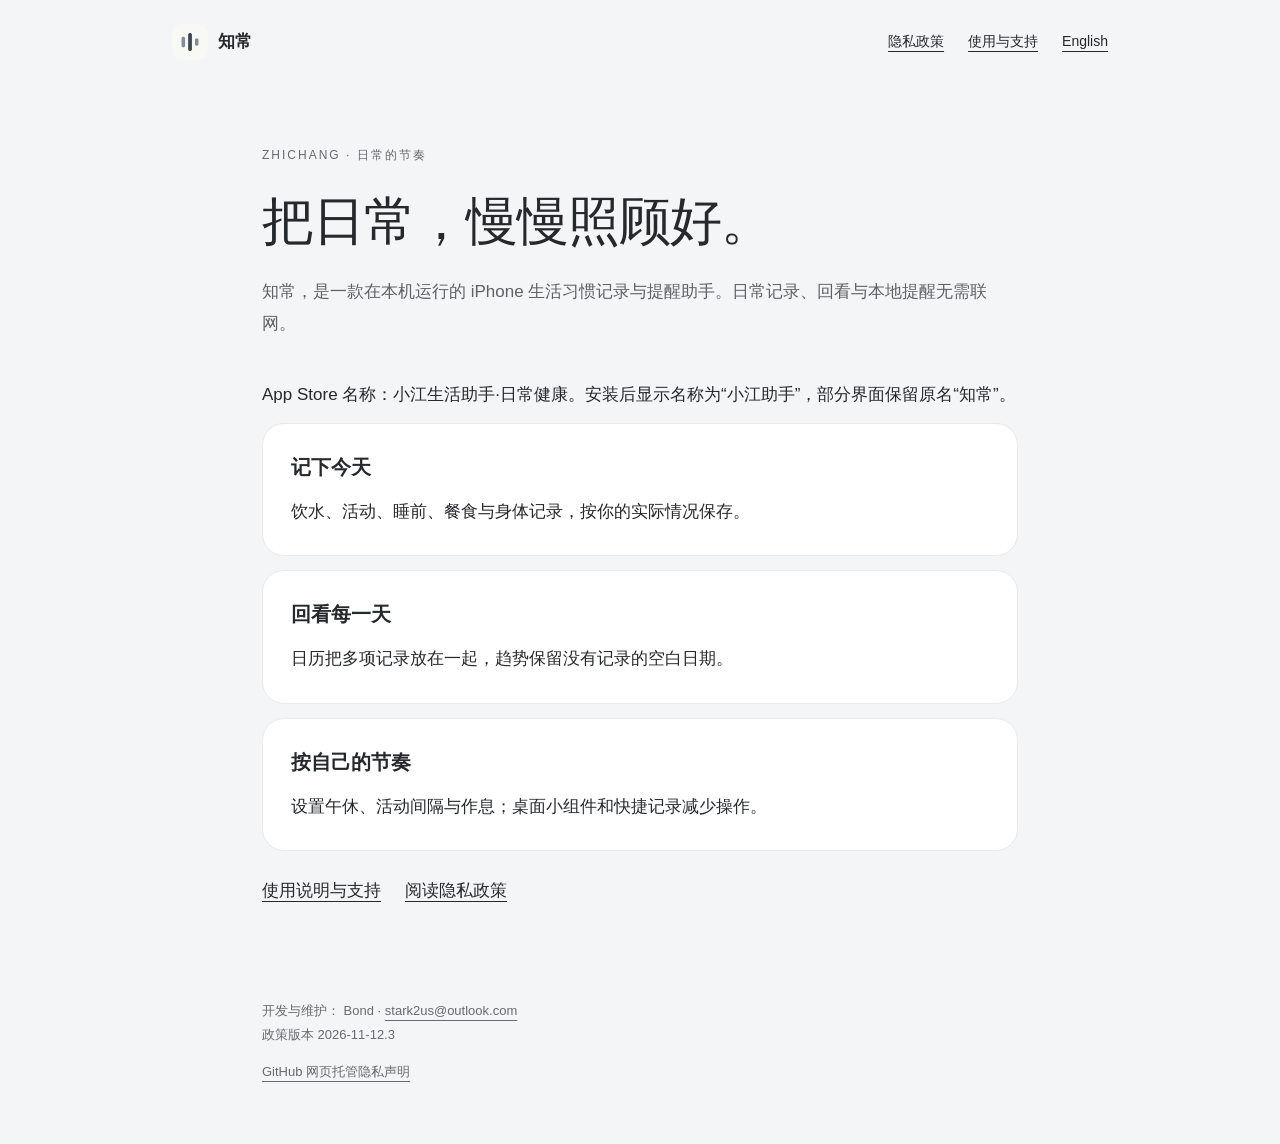
<file: index.html>
<!doctype html><html lang="zh-Hans"><head><meta charset="utf-8"><meta name="viewport" content="width=device-width,initial-scale=1"><meta name="referrer" content="no-referrer"><meta name="robots" content="noindex,follow"><meta http-equiv="Content-Security-Policy" content="default-src 'none'; style-src 'self'; img-src 'self'; base-uri 'none'; form-action 'none'"><title>把日常，慢慢照顾好。 · 知常</title><link rel="alternate" hreflang="en" href="en/index.html"><link rel="icon" type="image/png" href="app-icon.png"><link rel="stylesheet" href="style.css"></head><body><a class="skip" href="#main">跳到正文</a><header><a class="brand" href="index.html"><img alt="" src="app-icon.png" width="36" height="36">知常</a><nav aria-label="网站导航"><a href="privacy.html">隐私政策</a><a href="support.html">使用与支持</a><a href="en/index.html" lang="en" hreflang="en">English</a></nav></header><main id="main"><p class="eyebrow">ZHICHANG · 日常的节奏</p><h1>把日常，慢慢照顾好。</h1><p class="lead">知常，是一款在本机运行的 iPhone 生活习惯记录与提醒助手。日常记录、回看与本地提醒无需联网。</p><p>App Store 名称：小江生活助手·日常健康。安装后显示名称为“小江助手”，部分界面保留原名“知常”。</p><div class="cards"><section><h2>记下今天</h2><p>饮水、活动、睡前、餐食与身体记录，按你的实际情况保存。</p></section><section><h2>回看每一天</h2><p>日历把多项记录放在一起，趋势保留没有记录的空白日期。</p></section><section><h2>按自己的节奏</h2><p>设置午休、活动间隔与作息；桌面小组件和快捷记录减少操作。</p></section></div><div class="actions"><a href="support.html">使用说明与支持</a><a href="privacy.html">阅读隐私政策</a></div></main><footer>开发与维护： Bond · <a href="mailto:stark2us@outlook.com">stark2us@outlook.com</a><p>政策版本 2026-11-12.3</p><p><a href="https://docs.github.com/en/site-policy/privacy-policies/github-general-privacy-statement">GitHub 网页托管隐私声明</a></p></footer></body></html>
</file>
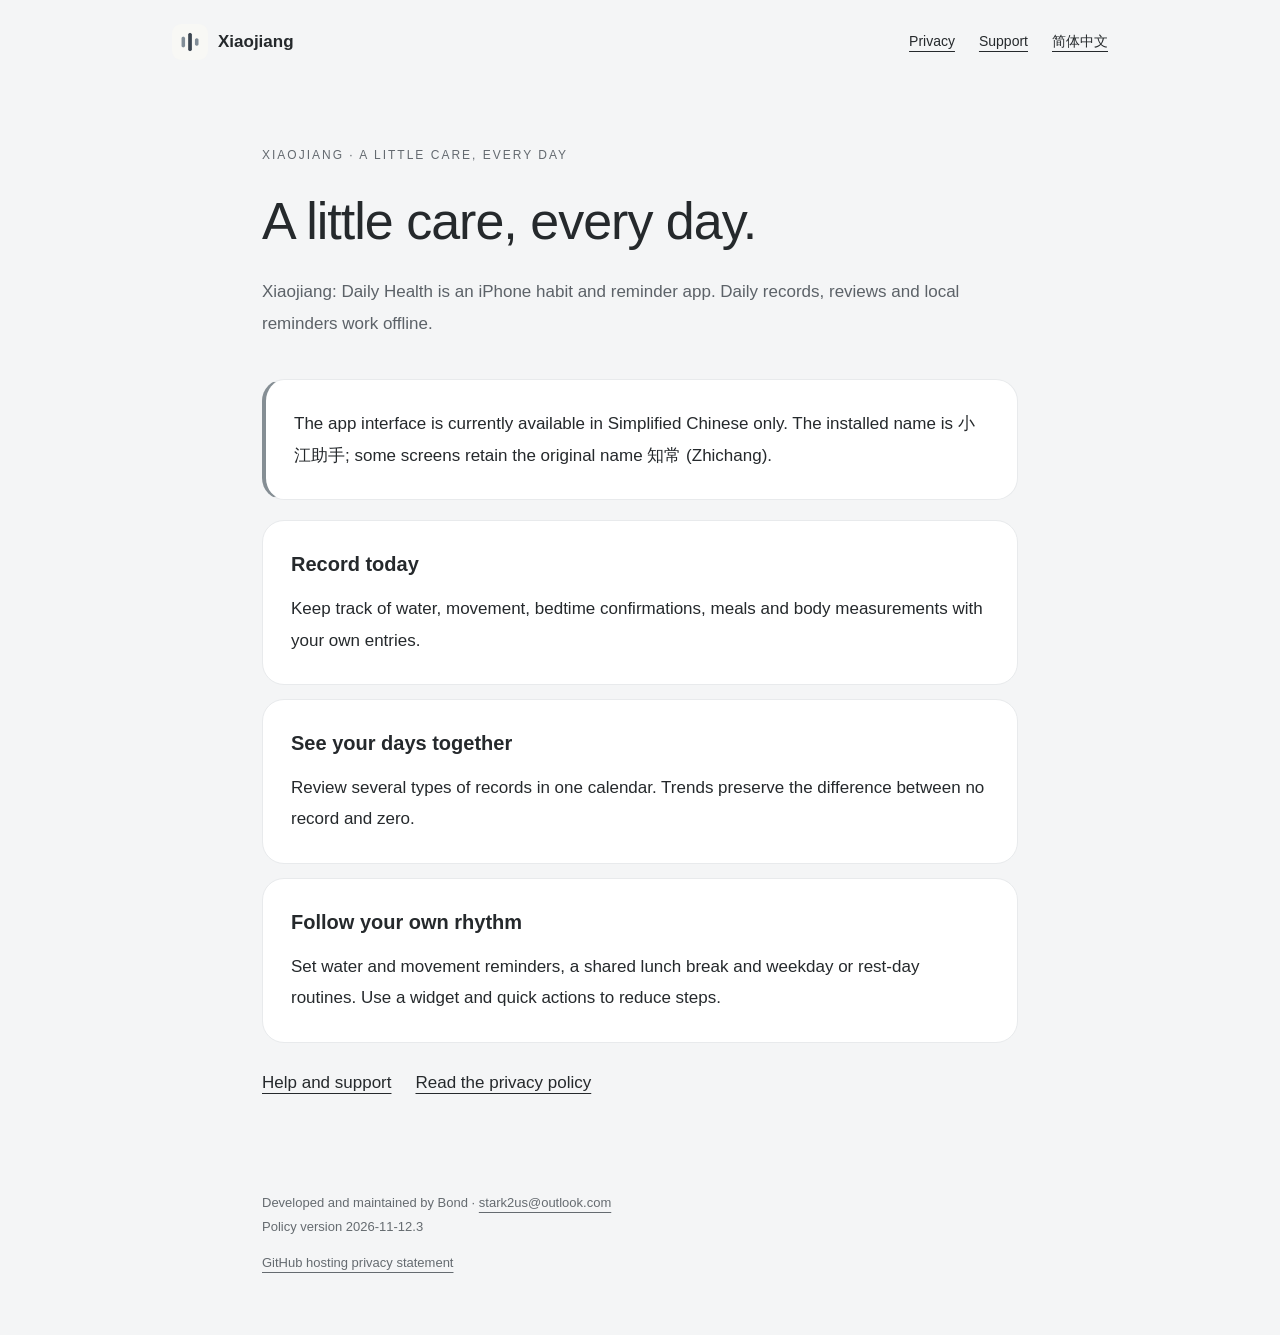
<file: en/index.html>
<!doctype html><html lang="en"><head><meta charset="utf-8"><meta name="viewport" content="width=device-width,initial-scale=1"><meta name="referrer" content="no-referrer"><meta name="robots" content="noindex,follow"><meta http-equiv="Content-Security-Policy" content="default-src 'none'; style-src 'self'; img-src 'self'; base-uri 'none'; form-action 'none'"><title>A little care, every day. · Xiaojiang</title><link rel="alternate" hreflang="zh-Hans" href="../index.html"><link rel="icon" type="image/png" href="../app-icon.png"><link rel="stylesheet" href="../style.css"></head><body><a class="skip" href="#main">Skip to content</a><header><a class="brand" href="index.html"><img alt="" src="../app-icon.png" width="36" height="36">Xiaojiang</a><nav aria-label="Site navigation"><a href="privacy.html">Privacy</a><a href="support.html">Support</a><a href="../index.html" lang="zh-Hans" hreflang="zh-Hans">简体中文</a></nav></header><main id="main"><p class="eyebrow">XIAOJIANG · A LITTLE CARE, EVERY DAY</p><h1>A little care, every day.</h1><p class="lead">Xiaojiang: Daily Health is an iPhone habit and reminder app. Daily records, reviews and local reminders work offline.</p><p class="summary">The app interface is currently available in Simplified Chinese only. The installed name is 小江助手; some screens retain the original name 知常 (Zhichang).</p><div class="cards"><section><h2>Record today</h2><p>Keep track of water, movement, bedtime confirmations, meals and body measurements with your own entries.</p></section><section><h2>See your days together</h2><p>Review several types of records in one calendar. Trends preserve the difference between no record and zero.</p></section><section><h2>Follow your own rhythm</h2><p>Set water and movement reminders, a shared lunch break and weekday or rest-day routines. Use a widget and quick actions to reduce steps.</p></section></div><div class="actions"><a href="support.html">Help and support</a><a href="privacy.html">Read the privacy policy</a></div></main><footer>Developed and maintained by Bond · <a href="mailto:stark2us@outlook.com">stark2us@outlook.com</a><p>Policy version 2026-11-12.3</p><p><a href="https://docs.github.com/en/site-policy/privacy-policies/github-general-privacy-statement">GitHub hosting privacy statement</a></p></footer></body></html>
</file>
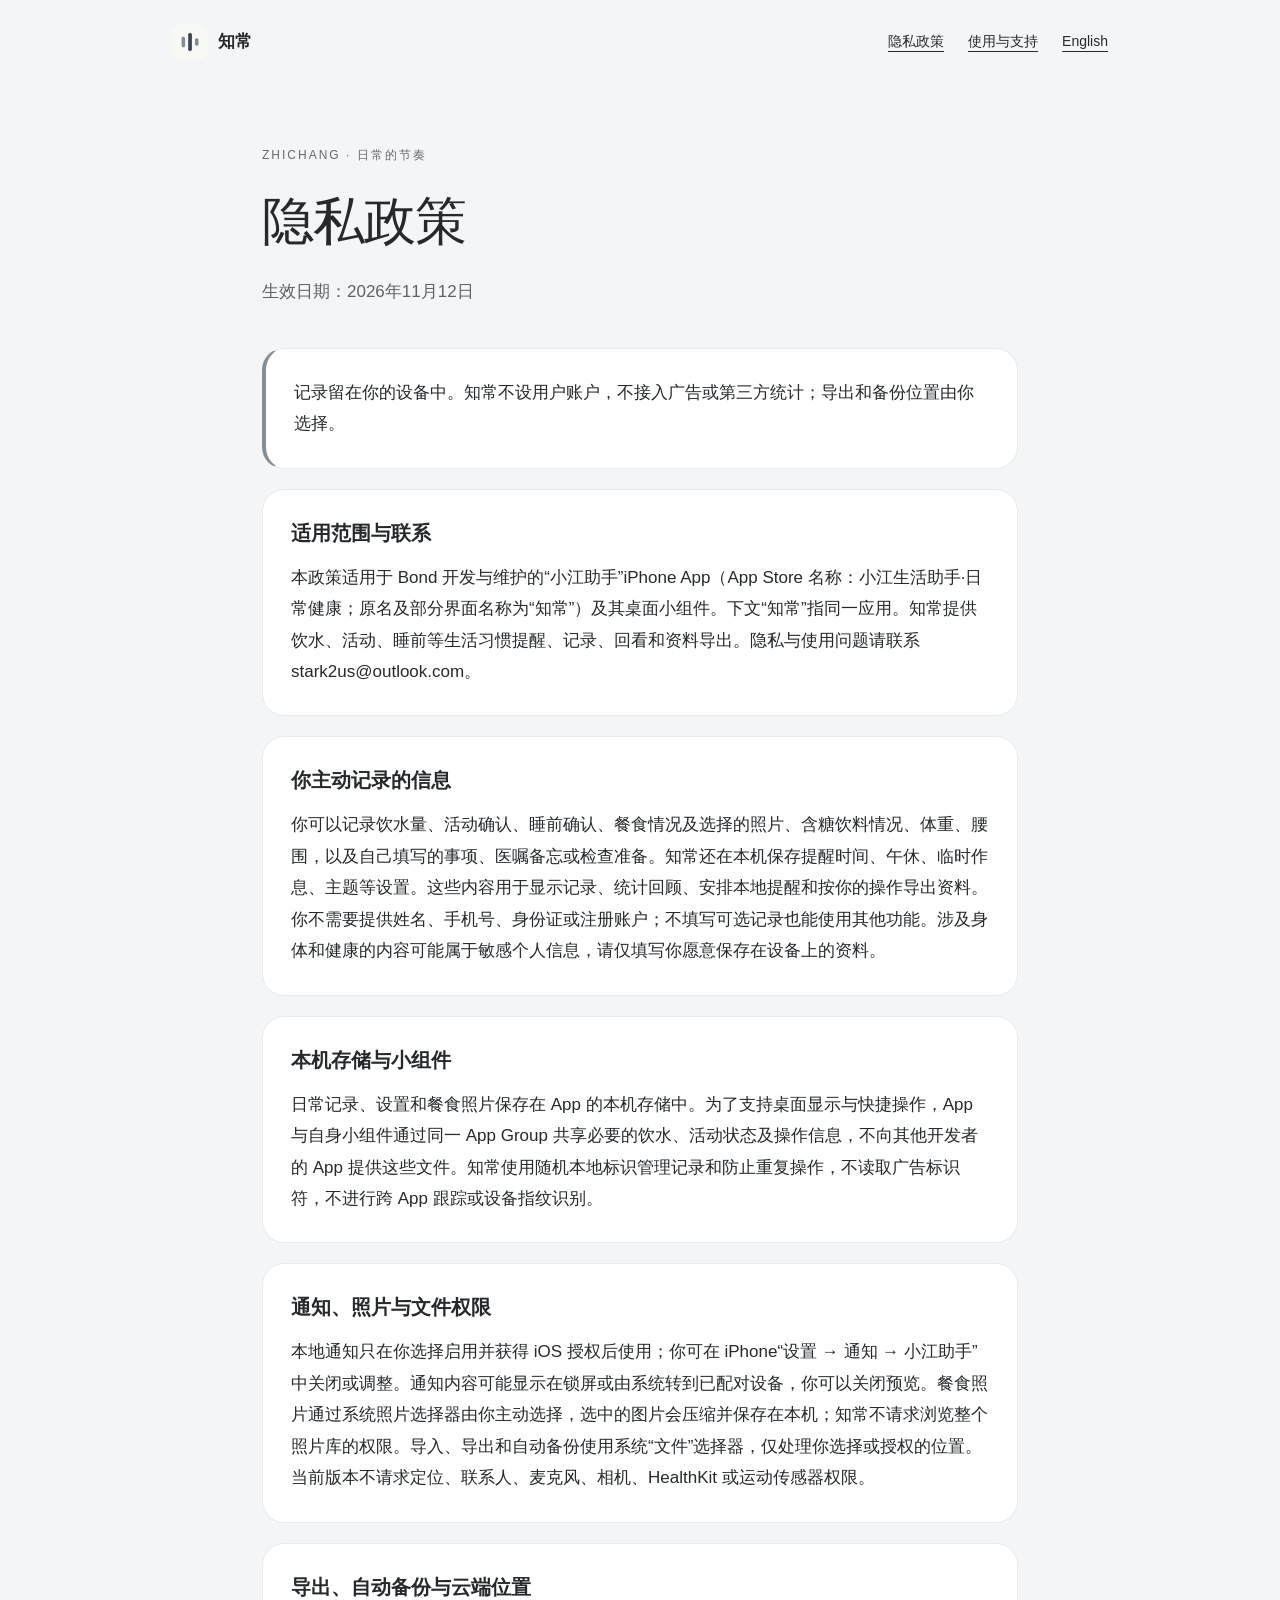
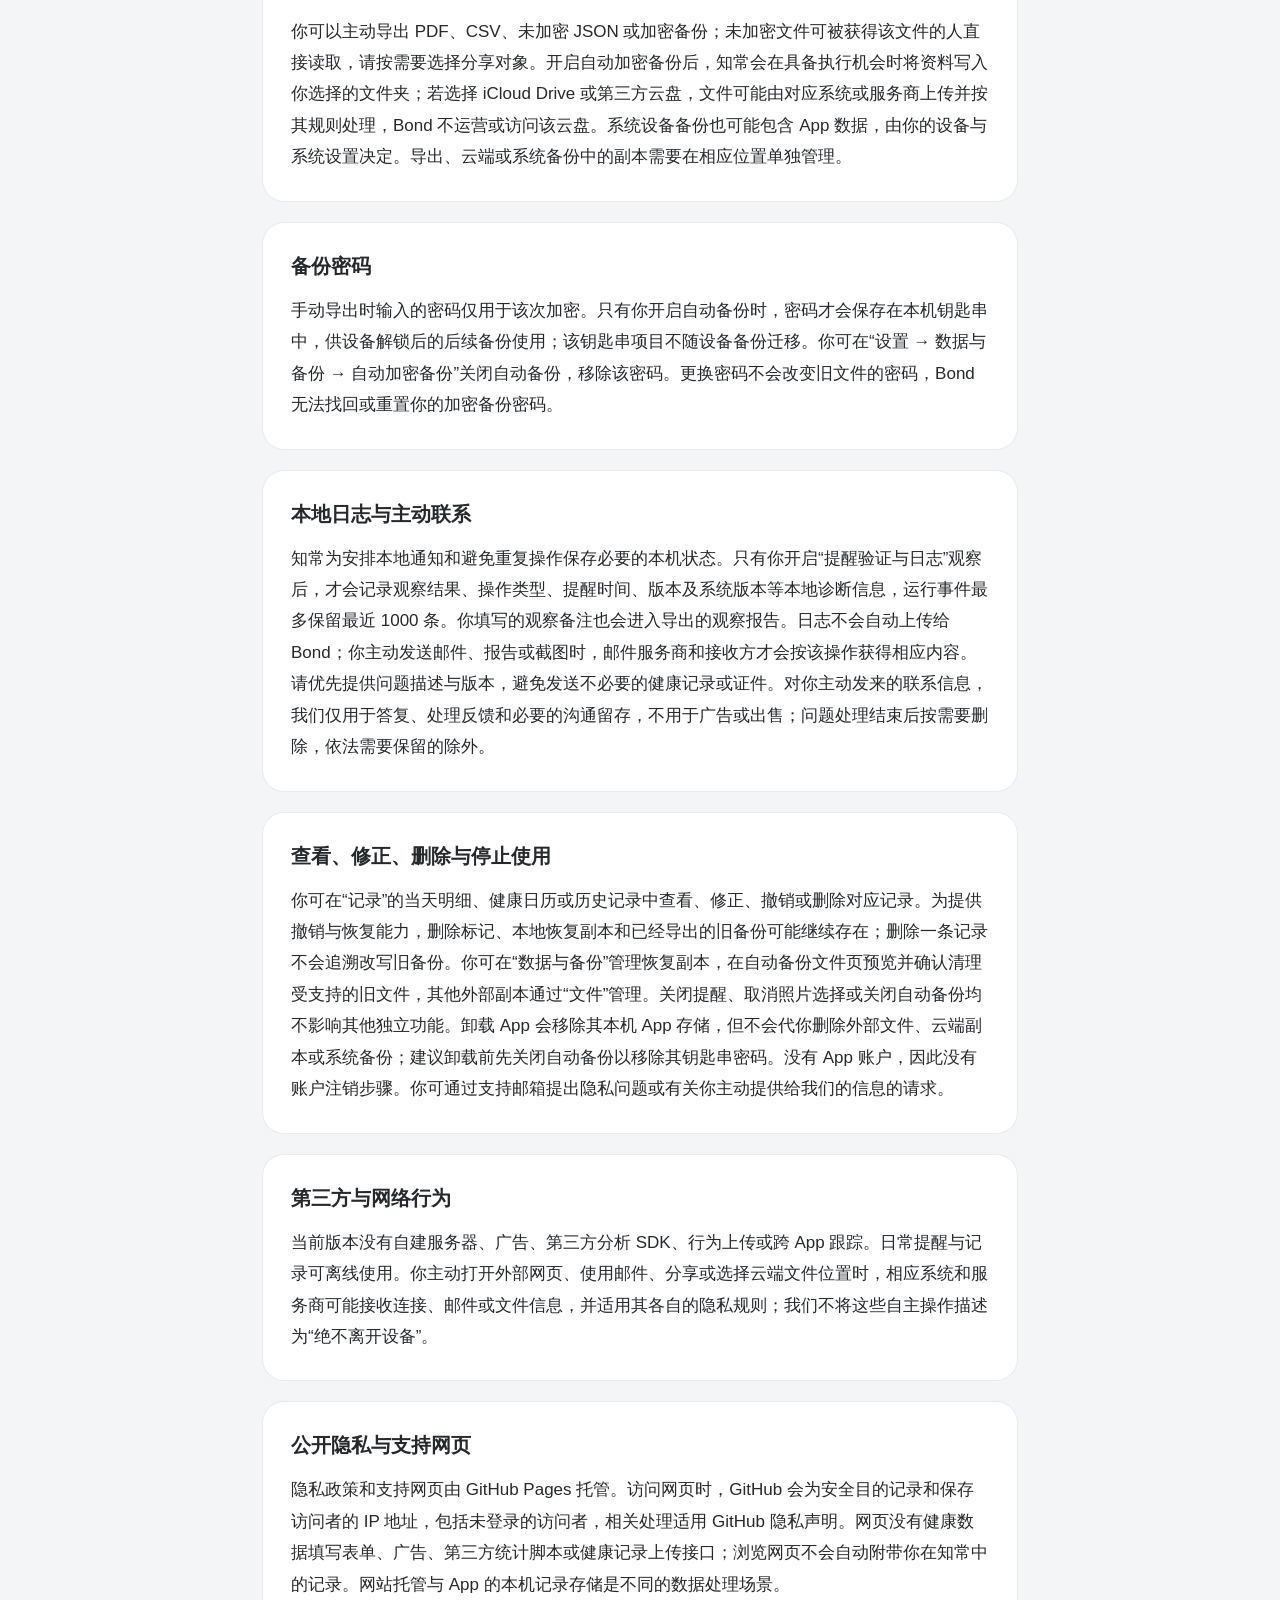
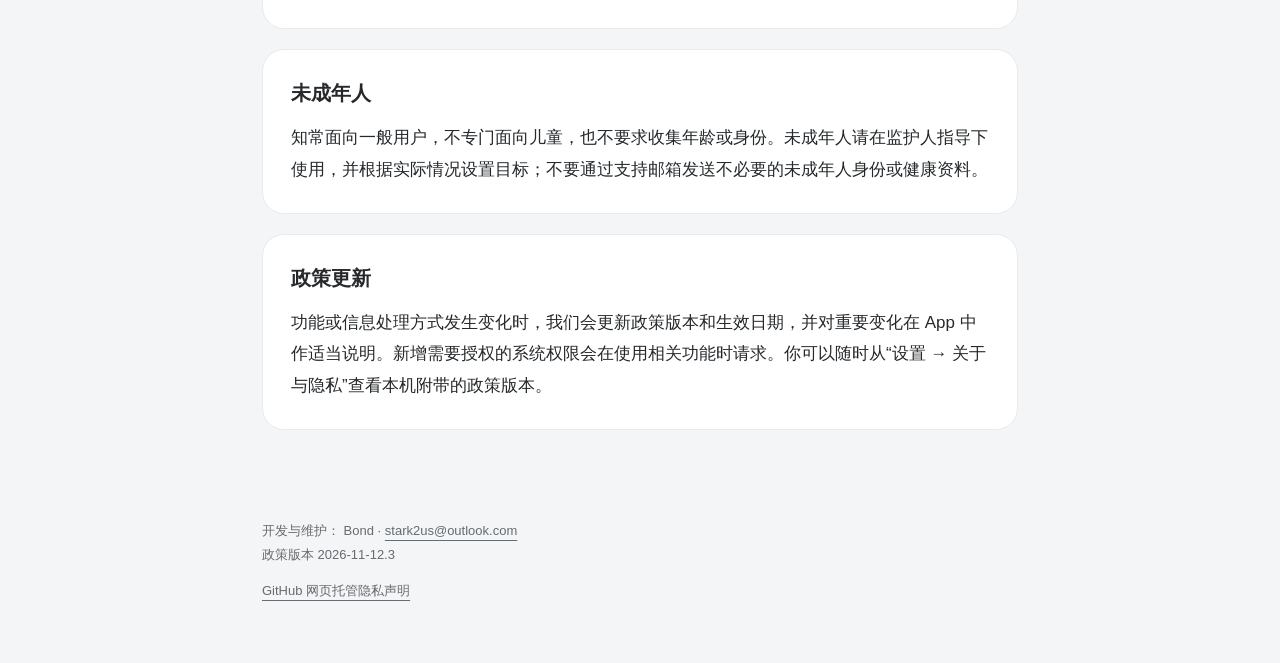
<file: privacy.html>
<!doctype html><html lang="zh-Hans"><head><meta charset="utf-8"><meta name="viewport" content="width=device-width,initial-scale=1"><meta name="referrer" content="no-referrer"><meta name="robots" content="noindex,follow"><meta http-equiv="Content-Security-Policy" content="default-src 'none'; style-src 'self'; img-src 'self'; base-uri 'none'; form-action 'none'"><title>隐私政策 · 知常</title><link rel="alternate" hreflang="en" href="en/privacy.html"><link rel="icon" type="image/png" href="app-icon.png"><link rel="stylesheet" href="style.css"></head><body><a class="skip" href="#main">跳到正文</a><header><a class="brand" href="index.html"><img alt="" src="app-icon.png" width="36" height="36">知常</a><nav aria-label="网站导航"><a href="privacy.html">隐私政策</a><a href="support.html">使用与支持</a><a href="en/privacy.html" lang="en" hreflang="en">English</a></nav></header><main id="main"><p class="eyebrow">ZHICHANG · 日常的节奏</p><h1>隐私政策</h1><p class="lead">生效日期：2026年11月12日</p><p class="summary">记录留在你的设备中。知常不设用户账户，不接入广告或第三方统计；导出和备份位置由你选择。</p><section id="scope"><h2>适用范围与联系</h2><p>本政策适用于 Bond 开发与维护的“小江助手”iPhone App（App Store 名称：小江生活助手·日常健康；原名及部分界面名称为“知常”）及其桌面小组件。下文“知常”指同一应用。知常提供饮水、活动、睡前等生活习惯提醒、记录、回看和资料导出。隐私与使用问题请联系 stark2us@outlook.com。</p></section><section id="local-data"><h2>你主动记录的信息</h2><p>你可以记录饮水量、活动确认、睡前确认、餐食情况及选择的照片、含糖饮料情况、体重、腰围，以及自己填写的事项、医嘱备忘或检查准备。知常还在本机保存提醒时间、午休、临时作息、主题等设置。这些内容用于显示记录、统计回顾、安排本地提醒和按你的操作导出资料。你不需要提供姓名、手机号、身份证或注册账户；不填写可选记录也能使用其他功能。涉及身体和健康的内容可能属于敏感个人信息，请仅填写你愿意保存在设备上的资料。</p></section><section id="storage"><h2>本机存储与小组件</h2><p>日常记录、设置和餐食照片保存在 App 的本机存储中。为了支持桌面显示与快捷操作，App 与自身小组件通过同一 App Group 共享必要的饮水、活动状态及操作信息，不向其他开发者的 App 提供这些文件。知常使用随机本地标识管理记录和防止重复操作，不读取广告标识符，不进行跨 App 跟踪或设备指纹识别。</p></section><section id="permissions"><h2>通知、照片与文件权限</h2><p>本地通知只在你选择启用并获得 iOS 授权后使用；你可在 iPhone“设置 → 通知 → 小江助手”中关闭或调整。通知内容可能显示在锁屏或由系统转到已配对设备，你可以关闭预览。餐食照片通过系统照片选择器由你主动选择，选中的图片会压缩并保存在本机；知常不请求浏览整个照片库的权限。导入、导出和自动备份使用系统“文件”选择器，仅处理你选择或授权的位置。当前版本不请求定位、联系人、麦克风、相机、HealthKit 或运动传感器权限。</p></section><section id="export"><h2>导出、自动备份与云端位置</h2><p>你可以主动导出 PDF、CSV、未加密 JSON 或加密备份；未加密文件可被获得该文件的人直接读取，请按需要选择分享对象。开启自动加密备份后，知常会在具备执行机会时将资料写入你选择的文件夹；若选择 iCloud Drive 或第三方云盘，文件可能由对应系统或服务商上传并按其规则处理，Bond 不运营或访问该云盘。系统设备备份也可能包含 App 数据，由你的设备与系统设置决定。导出、云端或系统备份中的副本需要在相应位置单独管理。</p></section><section id="password"><h2>备份密码</h2><p>手动导出时输入的密码仅用于该次加密。只有你开启自动备份时，密码才会保存在本机钥匙串中，供设备解锁后的后续备份使用；该钥匙串项目不随设备备份迁移。你可在“设置 → 数据与备份 → 自动加密备份”关闭自动备份，移除该密码。更换密码不会改变旧文件的密码，Bond 无法找回或重置你的加密备份密码。</p></section><section id="diagnostics"><h2>本地日志与主动联系</h2><p>知常为安排本地通知和避免重复操作保存必要的本机状态。只有你开启“提醒验证与日志”观察后，才会记录观察结果、操作类型、提醒时间、版本及系统版本等本地诊断信息，运行事件最多保留最近 1000 条。你填写的观察备注也会进入导出的观察报告。日志不会自动上传给 Bond；你主动发送邮件、报告或截图时，邮件服务商和接收方才会按该操作获得相应内容。请优先提供问题描述与版本，避免发送不必要的健康记录或证件。对你主动发来的联系信息，我们仅用于答复、处理反馈和必要的沟通留存，不用于广告或出售；问题处理结束后按需要删除，依法需要保留的除外。</p></section><section id="control"><h2>查看、修正、删除与停止使用</h2><p>你可在“记录”的当天明细、健康日历或历史记录中查看、修正、撤销或删除对应记录。为提供撤销与恢复能力，删除标记、本地恢复副本和已经导出的旧备份可能继续存在；删除一条记录不会追溯改写旧备份。你可在“数据与备份”管理恢复副本，在自动备份文件页预览并确认清理受支持的旧文件，其他外部副本通过“文件”管理。关闭提醒、取消照片选择或关闭自动备份均不影响其他独立功能。卸载 App 会移除其本机 App 存储，但不会代你删除外部文件、云端副本或系统备份；建议卸载前先关闭自动备份以移除其钥匙串密码。没有 App 账户，因此没有账户注销步骤。你可通过支持邮箱提出隐私问题或有关你主动提供给我们的信息的请求。</p></section><section id="third-party"><h2>第三方与网络行为</h2><p>当前版本没有自建服务器、广告、第三方分析 SDK、行为上传或跨 App 跟踪。日常提醒与记录可离线使用。你主动打开外部网页、使用邮件、分享或选择云端文件位置时，相应系统和服务商可能接收连接、邮件或文件信息，并适用其各自的隐私规则；我们不将这些自主操作描述为“绝不离开设备”。</p></section><section id="website"><h2>公开隐私与支持网页</h2><p>隐私政策和支持网页由 GitHub Pages 托管。访问网页时，GitHub 会为安全目的记录和保存访问者的 IP 地址，包括未登录的访问者，相关处理适用 GitHub 隐私声明。网页没有健康数据填写表单、广告、第三方统计脚本或健康记录上传接口；浏览网页不会自动附带你在知常中的记录。网站托管与 App 的本机记录存储是不同的数据处理场景。</p></section><section id="minors"><h2>未成年人</h2><p>知常面向一般用户，不专门面向儿童，也不要求收集年龄或身份。未成年人请在监护人指导下使用，并根据实际情况设置目标；不要通过支持邮箱发送不必要的未成年人身份或健康资料。</p></section><section id="changes"><h2>政策更新</h2><p>功能或信息处理方式发生变化时，我们会更新政策版本和生效日期，并对重要变化在 App 中作适当说明。新增需要授权的系统权限会在使用相关功能时请求。你可以随时从“设置 → 关于与隐私”查看本机附带的政策版本。</p></section></main><footer>开发与维护： Bond · <a href="mailto:stark2us@outlook.com">stark2us@outlook.com</a><p>政策版本 2026-11-12.3</p><p><a href="https://docs.github.com/en/site-policy/privacy-policies/github-general-privacy-statement">GitHub 网页托管隐私声明</a></p></footer></body></html>
</file>
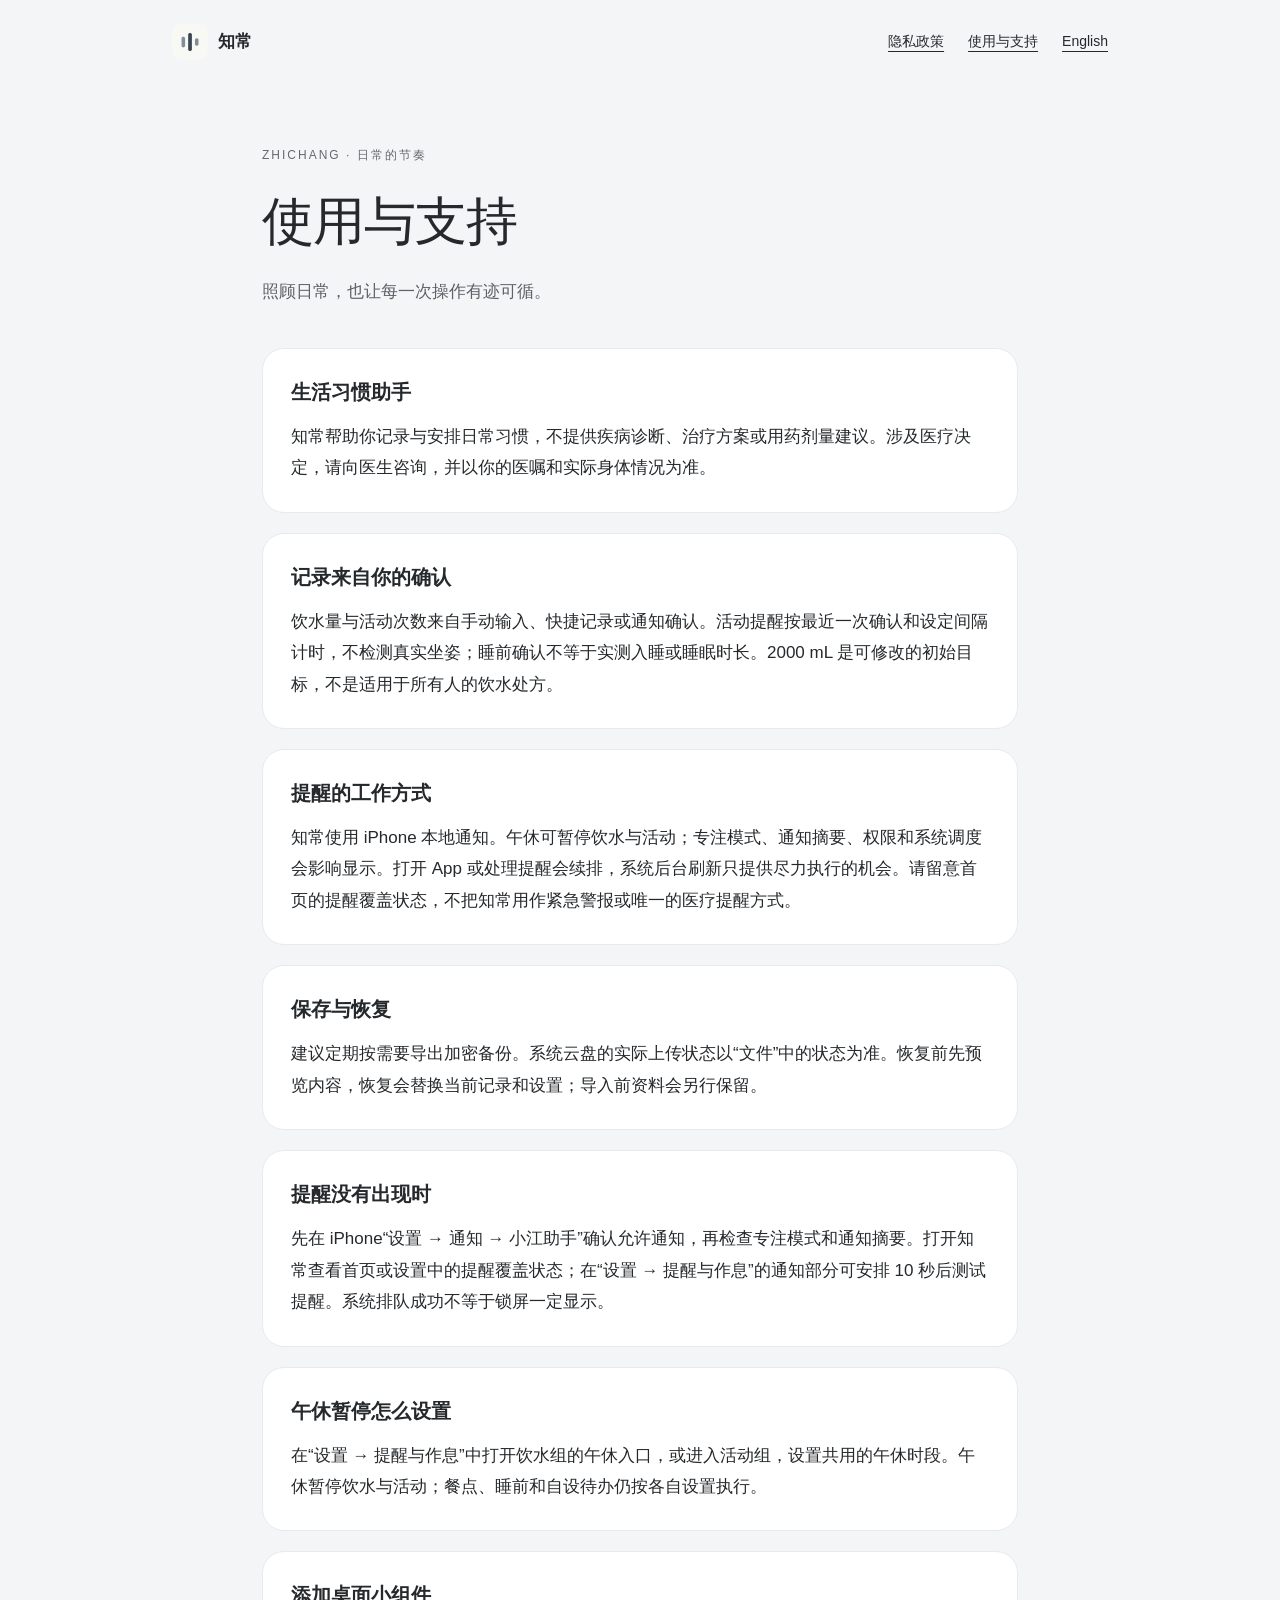
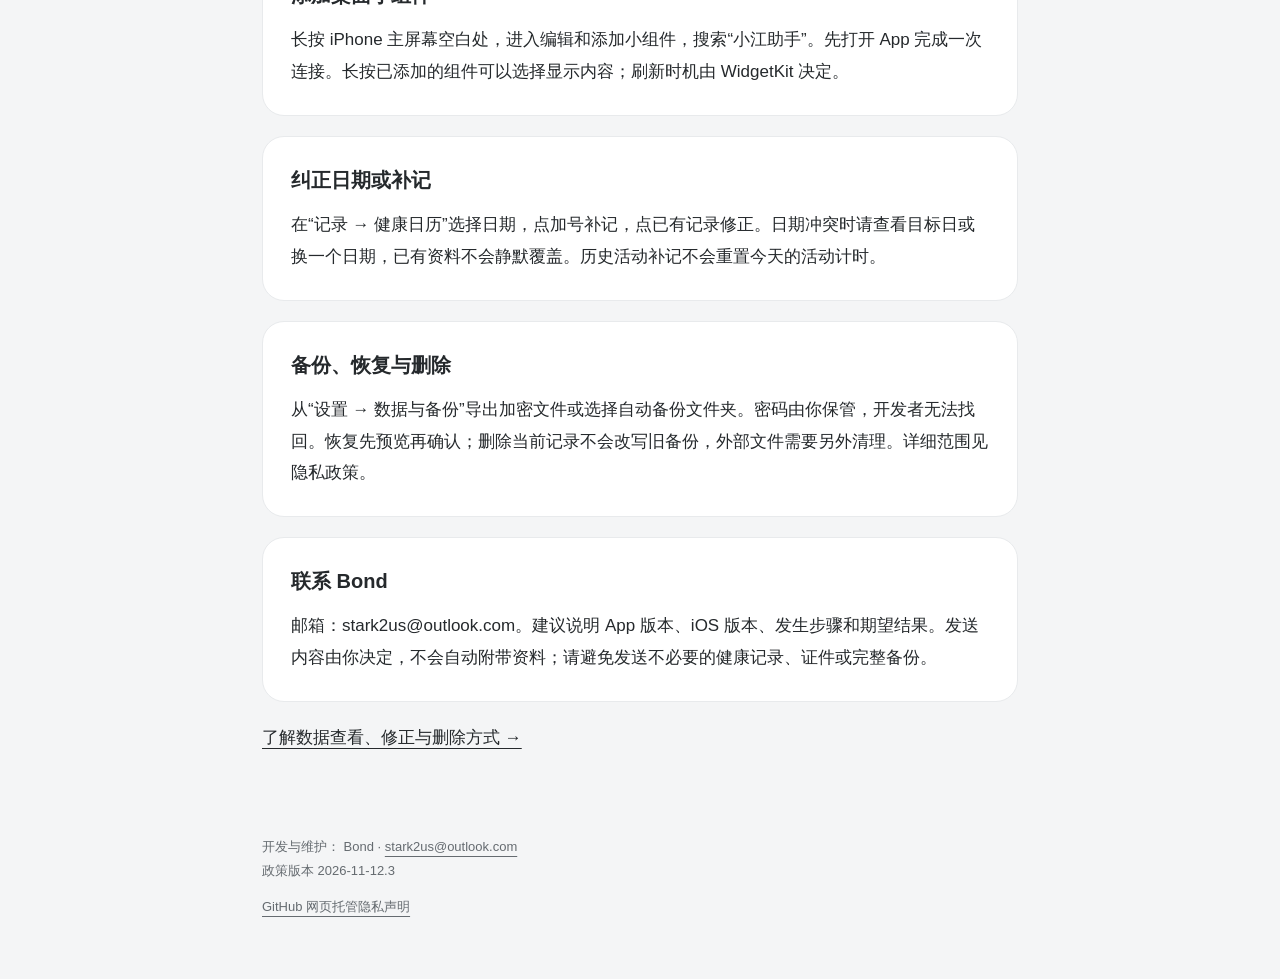
<file: support.html>
<!doctype html><html lang="zh-Hans"><head><meta charset="utf-8"><meta name="viewport" content="width=device-width,initial-scale=1"><meta name="referrer" content="no-referrer"><meta name="robots" content="noindex,follow"><meta http-equiv="Content-Security-Policy" content="default-src 'none'; style-src 'self'; img-src 'self'; base-uri 'none'; form-action 'none'"><title>使用与支持 · 知常</title><link rel="alternate" hreflang="en" href="en/support.html"><link rel="icon" type="image/png" href="app-icon.png"><link rel="stylesheet" href="style.css"></head><body><a class="skip" href="#main">跳到正文</a><header><a class="brand" href="index.html"><img alt="" src="app-icon.png" width="36" height="36">知常</a><nav aria-label="网站导航"><a href="privacy.html">隐私政策</a><a href="support.html">使用与支持</a><a href="en/support.html" lang="en" hreflang="en">English</a></nav></header><main id="main"><p class="eyebrow">ZHICHANG · 日常的节奏</p><h1>使用与支持</h1><p class="lead">照顾日常，也让每一次操作有迹可循。</p><section id="purpose"><h2>生活习惯助手</h2><p>知常帮助你记录与安排日常习惯，不提供疾病诊断、治疗方案或用药剂量建议。涉及医疗决定，请向医生咨询，并以你的医嘱和实际身体情况为准。</p></section><section id="measurement"><h2>记录来自你的确认</h2><p>饮水量与活动次数来自手动输入、快捷记录或通知确认。活动提醒按最近一次确认和设定间隔计时，不检测真实坐姿；睡前确认不等于实测入睡或睡眠时长。2000 mL 是可修改的初始目标，不是适用于所有人的饮水处方。</p></section><section id="delivery"><h2>提醒的工作方式</h2><p>知常使用 iPhone 本地通知。午休可暂停饮水与活动；专注模式、通知摘要、权限和系统调度会影响显示。打开 App 或处理提醒会续排，系统后台刷新只提供尽力执行的机会。请留意首页的提醒覆盖状态，不把知常用作紧急警报或唯一的医疗提醒方式。</p></section><section id="backup"><h2>保存与恢复</h2><p>建议定期按需要导出加密备份。系统云盘的实际上传状态以“文件”中的状态为准。恢复前先预览内容，恢复会替换当前记录和设置；导入前资料会另行保留。</p></section><section id="notify"><h2>提醒没有出现时</h2><p>先在 iPhone“设置 → 通知 → 小江助手”确认允许通知，再检查专注模式和通知摘要。打开知常查看首页或设置中的提醒覆盖状态；在“设置 → 提醒与作息”的通知部分可安排 10 秒后测试提醒。系统排队成功不等于锁屏一定显示。</p></section><section id="lunch"><h2>午休暂停怎么设置</h2><p>在“设置 → 提醒与作息”中打开饮水组的午休入口，或进入活动组，设置共用的午休时段。午休暂停饮水与活动；餐点、睡前和自设待办仍按各自设置执行。</p></section><section id="widget"><h2>添加桌面小组件</h2><p>长按 iPhone 主屏幕空白处，进入编辑和添加小组件，搜索“小江助手”。先打开 App 完成一次连接。长按已添加的组件可以选择显示内容；刷新时机由 WidgetKit 决定。</p></section><section id="records"><h2>纠正日期或补记</h2><p>在“记录 → 健康日历”选择日期，点加号补记，点已有记录修正。日期冲突时请查看目标日或换一个日期，已有资料不会静默覆盖。历史活动补记不会重置今天的活动计时。</p></section><section id="backup-help"><h2>备份、恢复与删除</h2><p>从“设置 → 数据与备份”导出加密文件或选择自动备份文件夹。密码由你保管，开发者无法找回。恢复先预览再确认；删除当前记录不会改写旧备份，外部文件需要另外清理。详细范围见隐私政策。</p></section><section id="contact"><h2>联系 Bond</h2><p>邮箱：stark2us@outlook.com。建议说明 App 版本、iOS 版本、发生步骤和期望结果。发送内容由你决定，不会自动附带资料；请避免发送不必要的健康记录、证件或完整备份。</p></section><p><a href="privacy.html#control">了解数据查看、修正与删除方式 →</a></p></main><footer>开发与维护： Bond · <a href="mailto:stark2us@outlook.com">stark2us@outlook.com</a><p>政策版本 2026-11-12.3</p><p><a href="https://docs.github.com/en/site-policy/privacy-policies/github-general-privacy-statement">GitHub 网页托管隐私声明</a></p></footer></body></html>
</file>
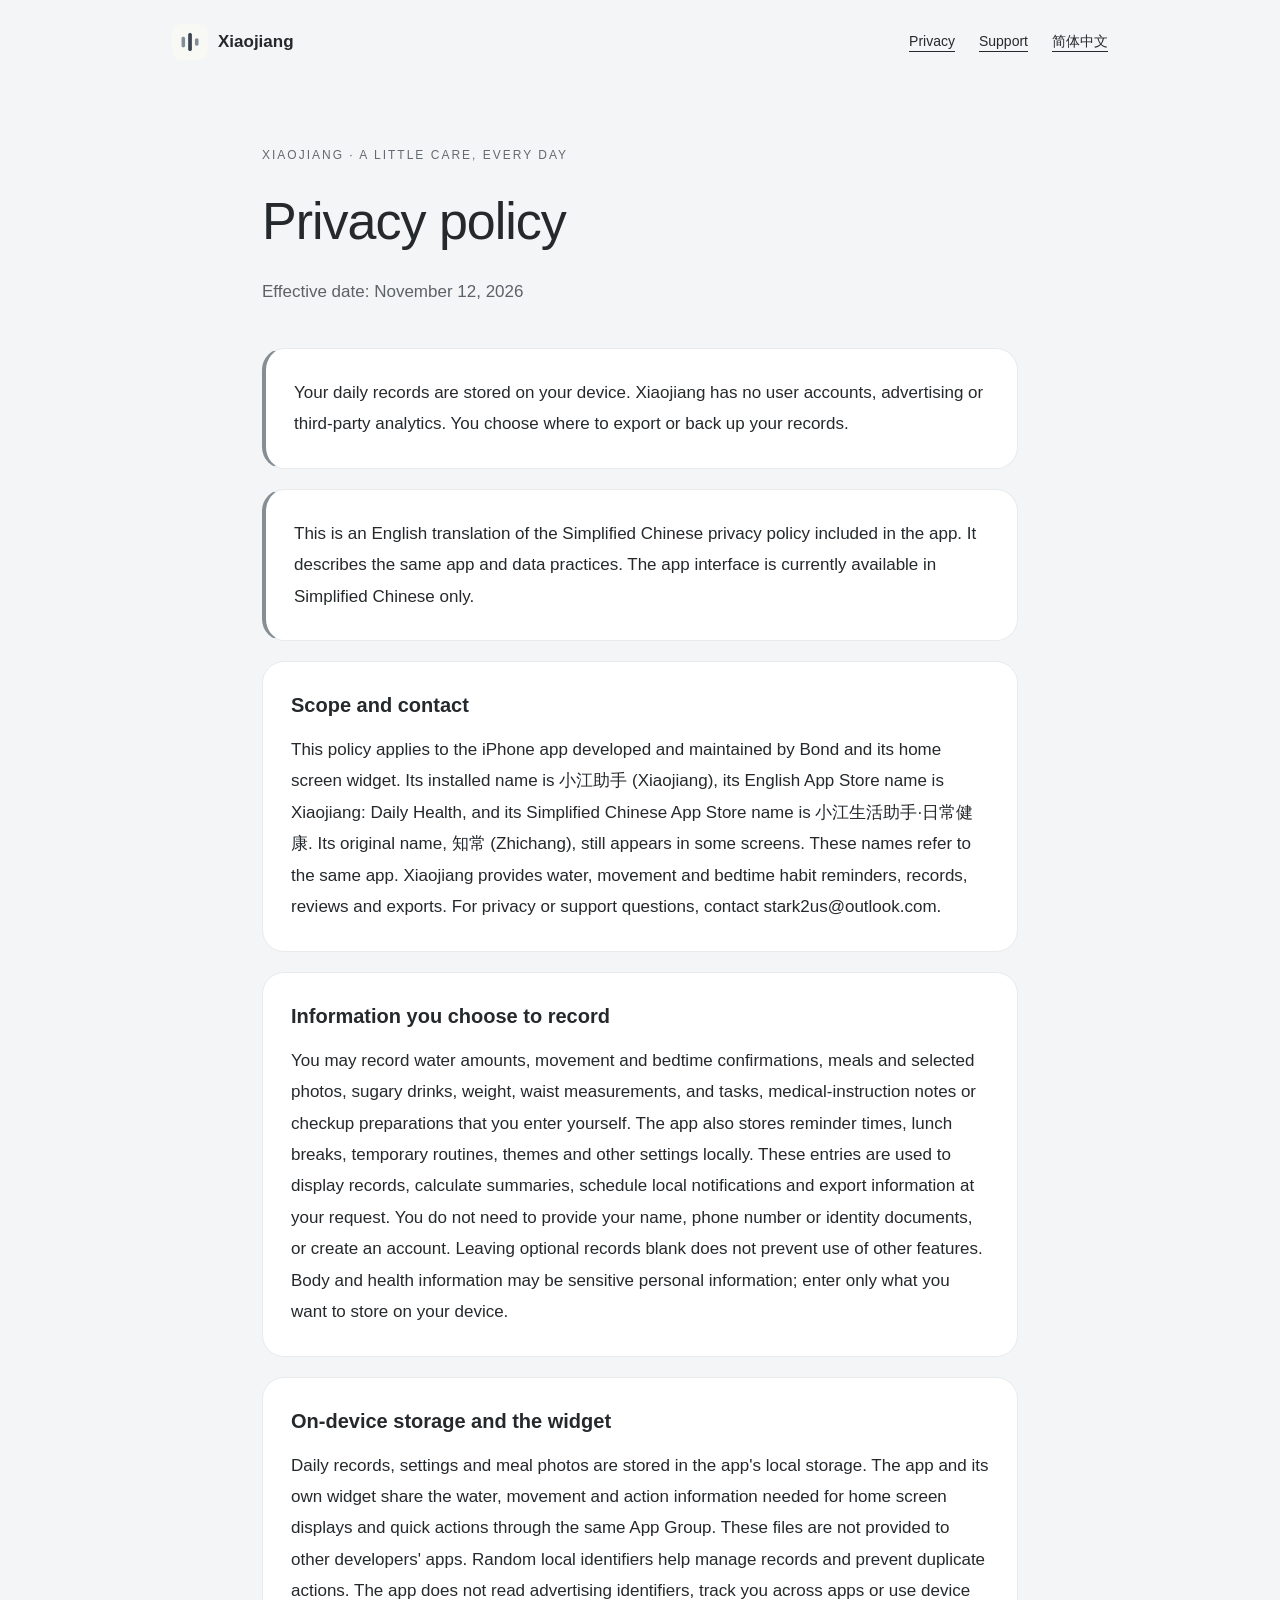
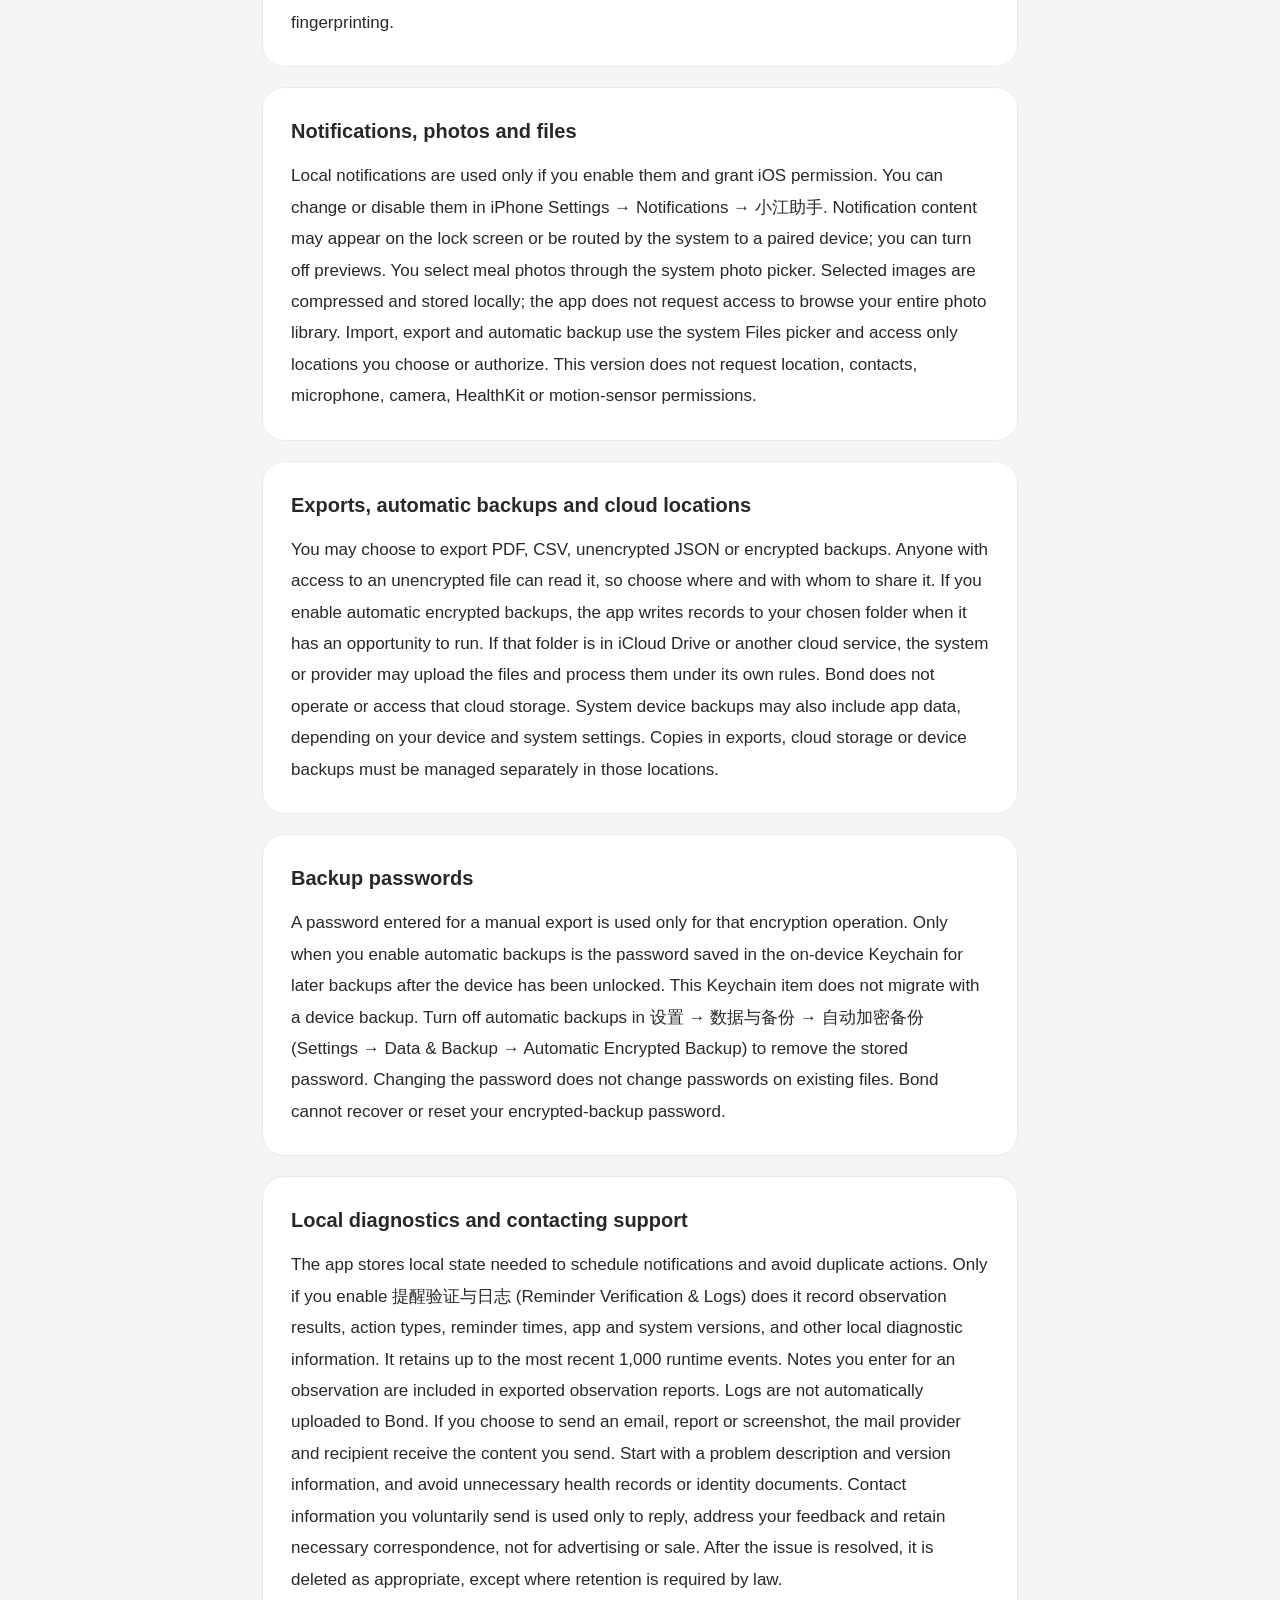
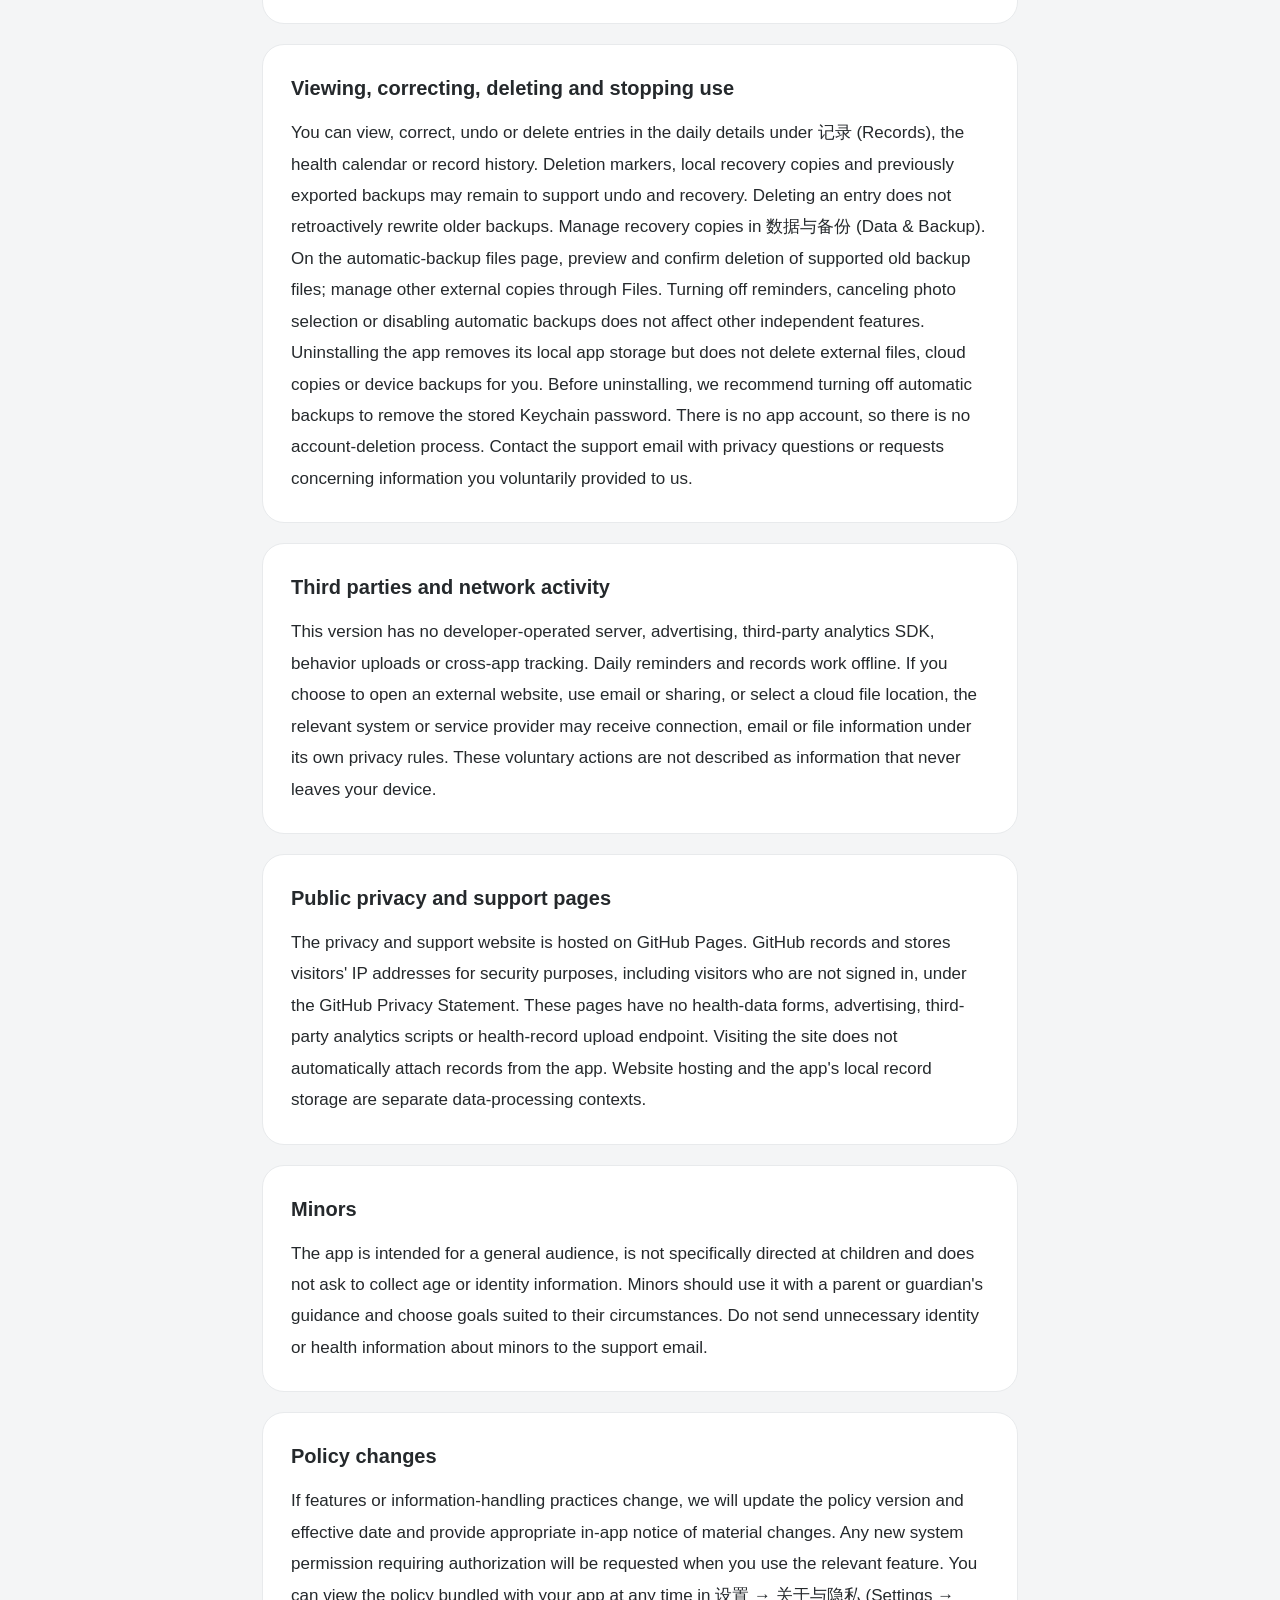
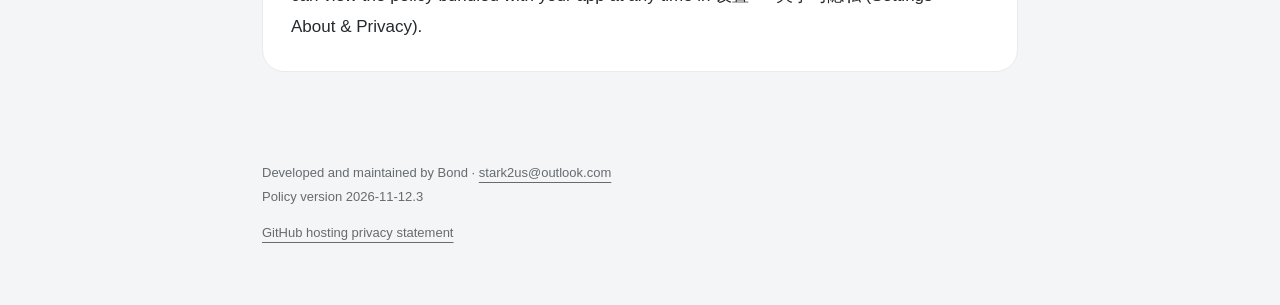
<file: en/privacy.html>
<!doctype html><html lang="en"><head><meta charset="utf-8"><meta name="viewport" content="width=device-width,initial-scale=1"><meta name="referrer" content="no-referrer"><meta name="robots" content="noindex,follow"><meta http-equiv="Content-Security-Policy" content="default-src 'none'; style-src 'self'; img-src 'self'; base-uri 'none'; form-action 'none'"><title>Privacy policy · Xiaojiang</title><link rel="alternate" hreflang="zh-Hans" href="../privacy.html"><link rel="icon" type="image/png" href="../app-icon.png"><link rel="stylesheet" href="../style.css"></head><body><a class="skip" href="#main">Skip to content</a><header><a class="brand" href="index.html"><img alt="" src="../app-icon.png" width="36" height="36">Xiaojiang</a><nav aria-label="Site navigation"><a href="privacy.html">Privacy</a><a href="support.html">Support</a><a href="../privacy.html" lang="zh-Hans" hreflang="zh-Hans">简体中文</a></nav></header><main id="main"><p class="eyebrow">XIAOJIANG · A LITTLE CARE, EVERY DAY</p><h1>Privacy policy</h1><p class="lead">Effective date: November 12, 2026</p><p class="summary">Your daily records are stored on your device. Xiaojiang has no user accounts, advertising or third-party analytics. You choose where to export or back up your records.</p><p class="summary">This is an English translation of the Simplified Chinese privacy policy included in the app. It describes the same app and data practices. The app interface is currently available in Simplified Chinese only.</p><section id="scope"><h2>Scope and contact</h2><p>This policy applies to the iPhone app developed and maintained by Bond and its home screen widget. Its installed name is 小江助手 (Xiaojiang), its English App Store name is Xiaojiang: Daily Health, and its Simplified Chinese App Store name is 小江生活助手·日常健康. Its original name, 知常 (Zhichang), still appears in some screens. These names refer to the same app. Xiaojiang provides water, movement and bedtime habit reminders, records, reviews and exports. For privacy or support questions, contact stark2us@outlook.com.</p></section><section id="local-data"><h2>Information you choose to record</h2><p>You may record water amounts, movement and bedtime confirmations, meals and selected photos, sugary drinks, weight, waist measurements, and tasks, medical-instruction notes or checkup preparations that you enter yourself. The app also stores reminder times, lunch breaks, temporary routines, themes and other settings locally. These entries are used to display records, calculate summaries, schedule local notifications and export information at your request. You do not need to provide your name, phone number or identity documents, or create an account. Leaving optional records blank does not prevent use of other features. Body and health information may be sensitive personal information; enter only what you want to store on your device.</p></section><section id="storage"><h2>On-device storage and the widget</h2><p>Daily records, settings and meal photos are stored in the app&#x27;s local storage. The app and its own widget share the water, movement and action information needed for home screen displays and quick actions through the same App Group. These files are not provided to other developers&#x27; apps. Random local identifiers help manage records and prevent duplicate actions. The app does not read advertising identifiers, track you across apps or use device fingerprinting.</p></section><section id="permissions"><h2>Notifications, photos and files</h2><p>Local notifications are used only if you enable them and grant iOS permission. You can change or disable them in iPhone Settings → Notifications → 小江助手. Notification content may appear on the lock screen or be routed by the system to a paired device; you can turn off previews. You select meal photos through the system photo picker. Selected images are compressed and stored locally; the app does not request access to browse your entire photo library. Import, export and automatic backup use the system Files picker and access only locations you choose or authorize. This version does not request location, contacts, microphone, camera, HealthKit or motion-sensor permissions.</p></section><section id="export"><h2>Exports, automatic backups and cloud locations</h2><p>You may choose to export PDF, CSV, unencrypted JSON or encrypted backups. Anyone with access to an unencrypted file can read it, so choose where and with whom to share it. If you enable automatic encrypted backups, the app writes records to your chosen folder when it has an opportunity to run. If that folder is in iCloud Drive or another cloud service, the system or provider may upload the files and process them under its own rules. Bond does not operate or access that cloud storage. System device backups may also include app data, depending on your device and system settings. Copies in exports, cloud storage or device backups must be managed separately in those locations.</p></section><section id="password"><h2>Backup passwords</h2><p>A password entered for a manual export is used only for that encryption operation. Only when you enable automatic backups is the password saved in the on-device Keychain for later backups after the device has been unlocked. This Keychain item does not migrate with a device backup. Turn off automatic backups in 设置 → 数据与备份 → 自动加密备份 (Settings → Data &amp; Backup → Automatic Encrypted Backup) to remove the stored password. Changing the password does not change passwords on existing files. Bond cannot recover or reset your encrypted-backup password.</p></section><section id="diagnostics"><h2>Local diagnostics and contacting support</h2><p>The app stores local state needed to schedule notifications and avoid duplicate actions. Only if you enable 提醒验证与日志 (Reminder Verification &amp; Logs) does it record observation results, action types, reminder times, app and system versions, and other local diagnostic information. It retains up to the most recent 1,000 runtime events. Notes you enter for an observation are included in exported observation reports. Logs are not automatically uploaded to Bond. If you choose to send an email, report or screenshot, the mail provider and recipient receive the content you send. Start with a problem description and version information, and avoid unnecessary health records or identity documents. Contact information you voluntarily send is used only to reply, address your feedback and retain necessary correspondence, not for advertising or sale. After the issue is resolved, it is deleted as appropriate, except where retention is required by law.</p></section><section id="control"><h2>Viewing, correcting, deleting and stopping use</h2><p>You can view, correct, undo or delete entries in the daily details under 记录 (Records), the health calendar or record history. Deletion markers, local recovery copies and previously exported backups may remain to support undo and recovery. Deleting an entry does not retroactively rewrite older backups. Manage recovery copies in 数据与备份 (Data &amp; Backup). On the automatic-backup files page, preview and confirm deletion of supported old backup files; manage other external copies through Files. Turning off reminders, canceling photo selection or disabling automatic backups does not affect other independent features. Uninstalling the app removes its local app storage but does not delete external files, cloud copies or device backups for you. Before uninstalling, we recommend turning off automatic backups to remove the stored Keychain password. There is no app account, so there is no account-deletion process. Contact the support email with privacy questions or requests concerning information you voluntarily provided to us.</p></section><section id="third-party"><h2>Third parties and network activity</h2><p>This version has no developer-operated server, advertising, third-party analytics SDK, behavior uploads or cross-app tracking. Daily reminders and records work offline. If you choose to open an external website, use email or sharing, or select a cloud file location, the relevant system or service provider may receive connection, email or file information under its own privacy rules. These voluntary actions are not described as information that never leaves your device.</p></section><section id="website"><h2>Public privacy and support pages</h2><p>The privacy and support website is hosted on GitHub Pages. GitHub records and stores visitors&#x27; IP addresses for security purposes, including visitors who are not signed in, under the GitHub Privacy Statement. These pages have no health-data forms, advertising, third-party analytics scripts or health-record upload endpoint. Visiting the site does not automatically attach records from the app. Website hosting and the app&#x27;s local record storage are separate data-processing contexts.</p></section><section id="minors"><h2>Minors</h2><p>The app is intended for a general audience, is not specifically directed at children and does not ask to collect age or identity information. Minors should use it with a parent or guardian&#x27;s guidance and choose goals suited to their circumstances. Do not send unnecessary identity or health information about minors to the support email.</p></section><section id="changes"><h2>Policy changes</h2><p>If features or information-handling practices change, we will update the policy version and effective date and provide appropriate in-app notice of material changes. Any new system permission requiring authorization will be requested when you use the relevant feature. You can view the policy bundled with your app at any time in 设置 → 关于与隐私 (Settings → About &amp; Privacy).</p></section></main><footer>Developed and maintained by Bond · <a href="mailto:stark2us@outlook.com">stark2us@outlook.com</a><p>Policy version 2026-11-12.3</p><p><a href="https://docs.github.com/en/site-policy/privacy-policies/github-general-privacy-statement">GitHub hosting privacy statement</a></p></footer></body></html>
</file>
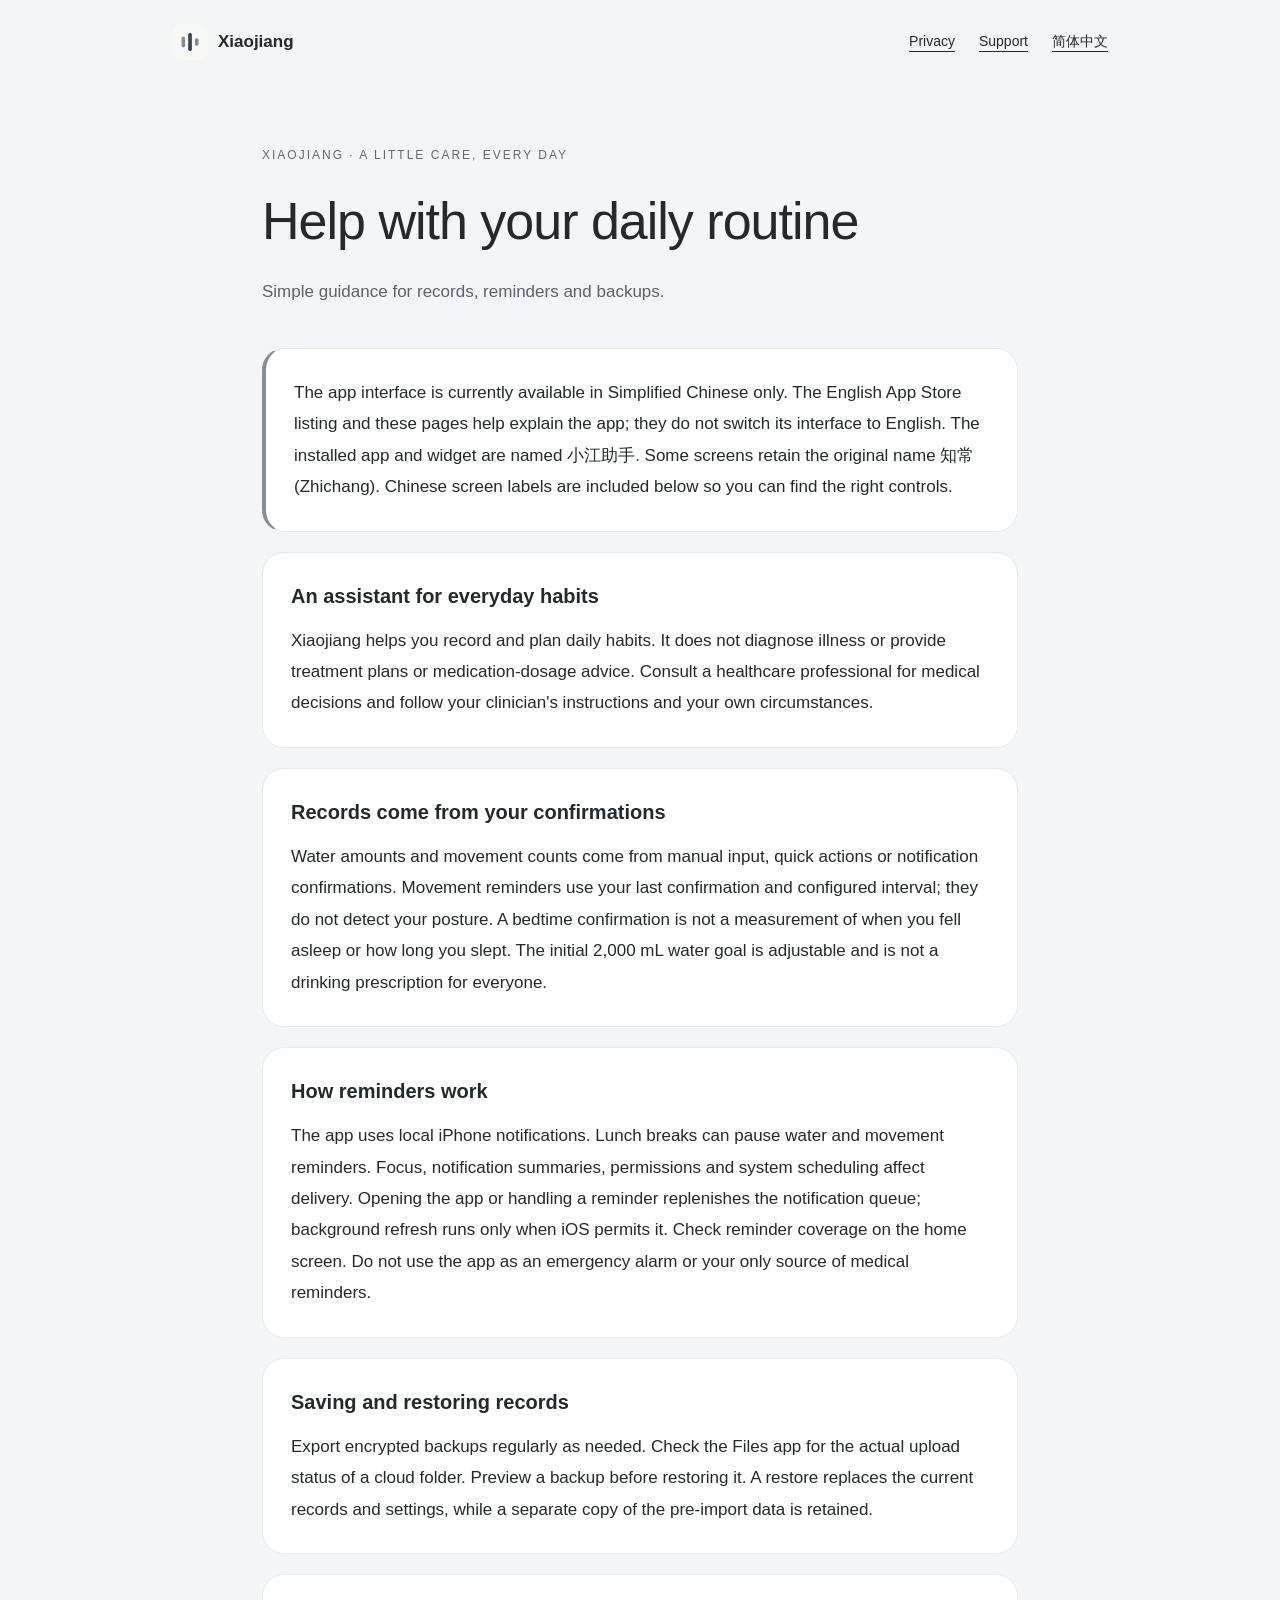
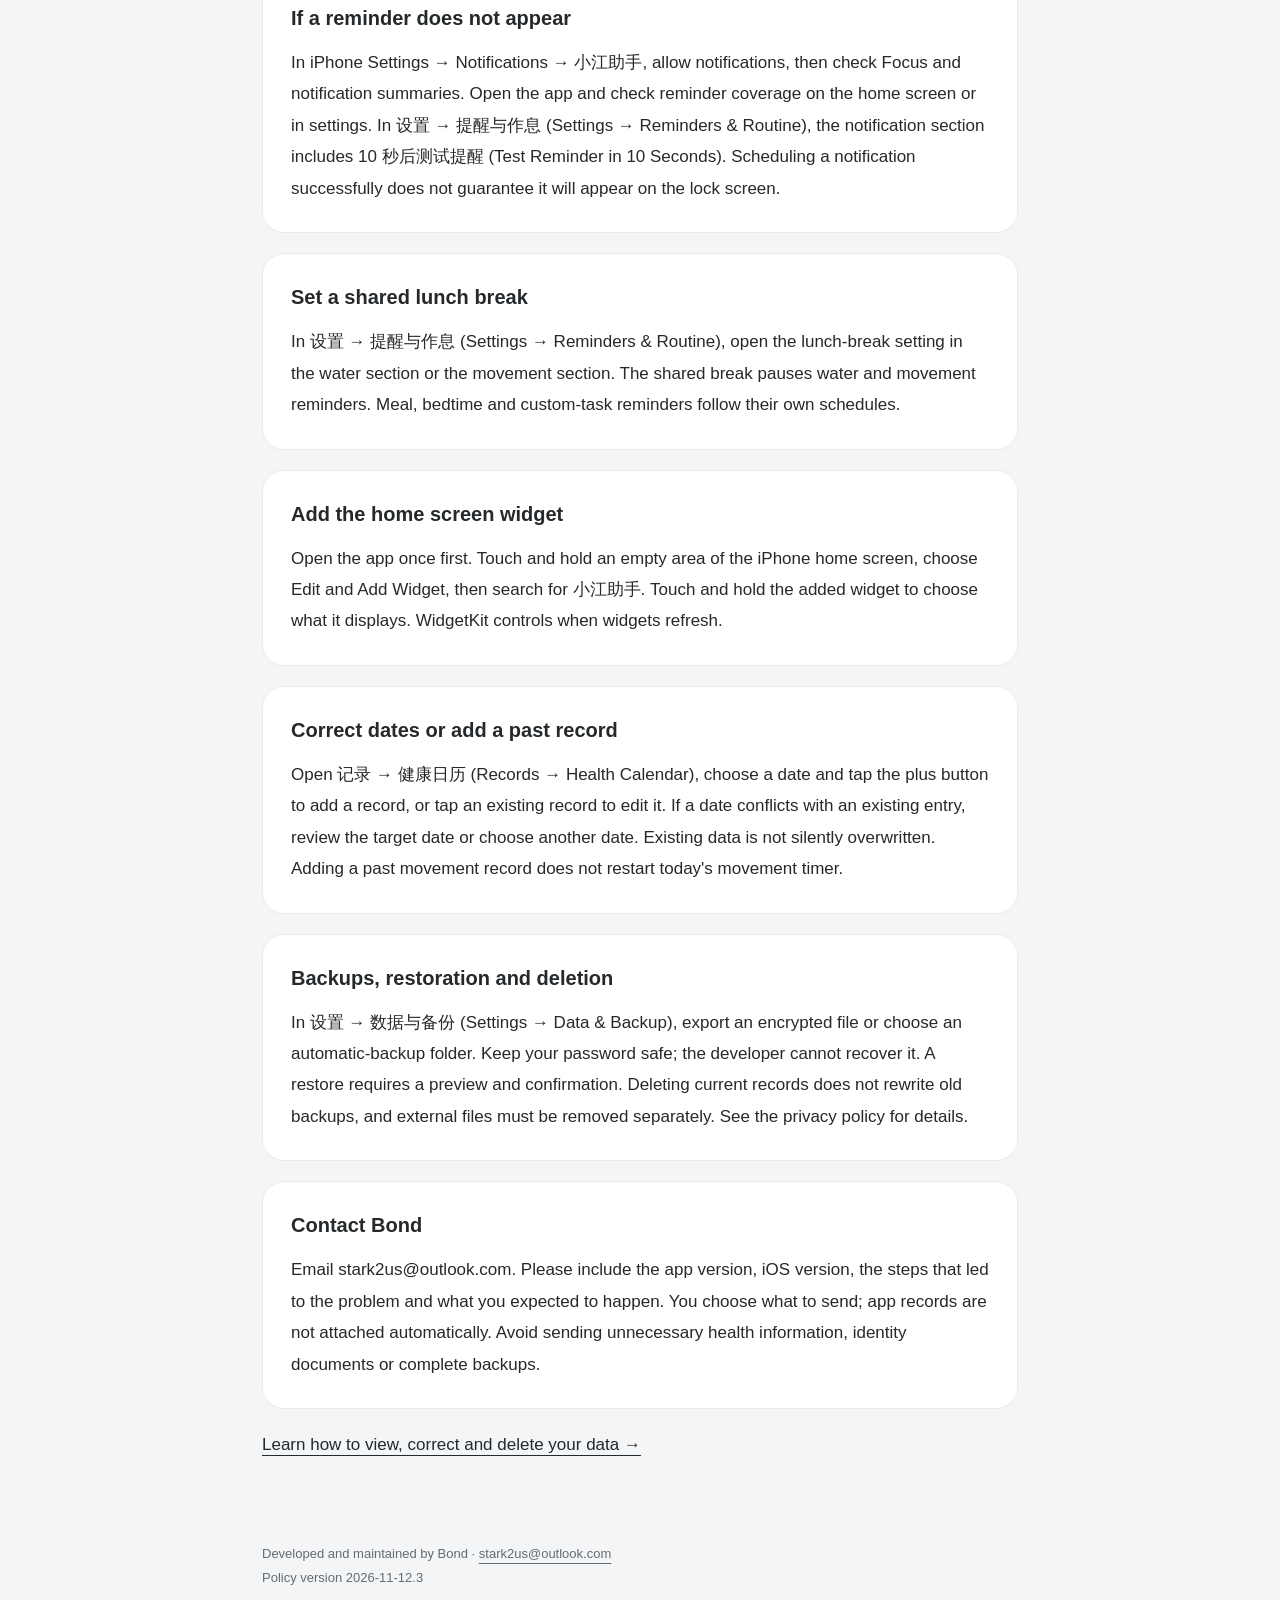
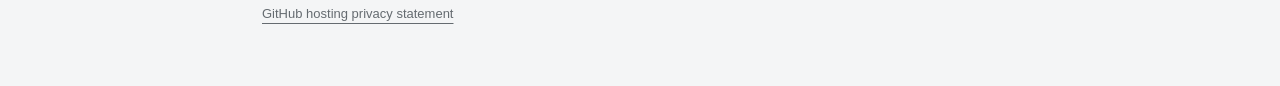
<file: en/support.html>
<!doctype html><html lang="en"><head><meta charset="utf-8"><meta name="viewport" content="width=device-width,initial-scale=1"><meta name="referrer" content="no-referrer"><meta name="robots" content="noindex,follow"><meta http-equiv="Content-Security-Policy" content="default-src 'none'; style-src 'self'; img-src 'self'; base-uri 'none'; form-action 'none'"><title>Help with your daily routine · Xiaojiang</title><link rel="alternate" hreflang="zh-Hans" href="../support.html"><link rel="icon" type="image/png" href="../app-icon.png"><link rel="stylesheet" href="../style.css"></head><body><a class="skip" href="#main">Skip to content</a><header><a class="brand" href="index.html"><img alt="" src="../app-icon.png" width="36" height="36">Xiaojiang</a><nav aria-label="Site navigation"><a href="privacy.html">Privacy</a><a href="support.html">Support</a><a href="../support.html" lang="zh-Hans" hreflang="zh-Hans">简体中文</a></nav></header><main id="main"><p class="eyebrow">XIAOJIANG · A LITTLE CARE, EVERY DAY</p><h1>Help with your daily routine</h1><p class="lead">Simple guidance for records, reminders and backups.</p><p class="summary">The app interface is currently available in Simplified Chinese only. The English App Store listing and these pages help explain the app; they do not switch its interface to English. The installed app and widget are named 小江助手. Some screens retain the original name 知常 (Zhichang). Chinese screen labels are included below so you can find the right controls.</p><section id="purpose"><h2>An assistant for everyday habits</h2><p>Xiaojiang helps you record and plan daily habits. It does not diagnose illness or provide treatment plans or medication-dosage advice. Consult a healthcare professional for medical decisions and follow your clinician&#x27;s instructions and your own circumstances.</p></section><section id="measurement"><h2>Records come from your confirmations</h2><p>Water amounts and movement counts come from manual input, quick actions or notification confirmations. Movement reminders use your last confirmation and configured interval; they do not detect your posture. A bedtime confirmation is not a measurement of when you fell asleep or how long you slept. The initial 2,000 mL water goal is adjustable and is not a drinking prescription for everyone.</p></section><section id="delivery"><h2>How reminders work</h2><p>The app uses local iPhone notifications. Lunch breaks can pause water and movement reminders. Focus, notification summaries, permissions and system scheduling affect delivery. Opening the app or handling a reminder replenishes the notification queue; background refresh runs only when iOS permits it. Check reminder coverage on the home screen. Do not use the app as an emergency alarm or your only source of medical reminders.</p></section><section id="backup"><h2>Saving and restoring records</h2><p>Export encrypted backups regularly as needed. Check the Files app for the actual upload status of a cloud folder. Preview a backup before restoring it. A restore replaces the current records and settings, while a separate copy of the pre-import data is retained.</p></section><section id="notify"><h2>If a reminder does not appear</h2><p>In iPhone Settings → Notifications → 小江助手, allow notifications, then check Focus and notification summaries. Open the app and check reminder coverage on the home screen or in settings. In 设置 → 提醒与作息 (Settings → Reminders &amp; Routine), the notification section includes 10 秒后测试提醒 (Test Reminder in 10 Seconds). Scheduling a notification successfully does not guarantee it will appear on the lock screen.</p></section><section id="lunch"><h2>Set a shared lunch break</h2><p>In 设置 → 提醒与作息 (Settings → Reminders &amp; Routine), open the lunch-break setting in the water section or the movement section. The shared break pauses water and movement reminders. Meal, bedtime and custom-task reminders follow their own schedules.</p></section><section id="widget"><h2>Add the home screen widget</h2><p>Open the app once first. Touch and hold an empty area of the iPhone home screen, choose Edit and Add Widget, then search for 小江助手. Touch and hold the added widget to choose what it displays. WidgetKit controls when widgets refresh.</p></section><section id="records"><h2>Correct dates or add a past record</h2><p>Open 记录 → 健康日历 (Records → Health Calendar), choose a date and tap the plus button to add a record, or tap an existing record to edit it. If a date conflicts with an existing entry, review the target date or choose another date. Existing data is not silently overwritten. Adding a past movement record does not restart today&#x27;s movement timer.</p></section><section id="backup-help"><h2>Backups, restoration and deletion</h2><p>In 设置 → 数据与备份 (Settings → Data &amp; Backup), export an encrypted file or choose an automatic-backup folder. Keep your password safe; the developer cannot recover it. A restore requires a preview and confirmation. Deleting current records does not rewrite old backups, and external files must be removed separately. See the privacy policy for details.</p></section><section id="contact"><h2>Contact Bond</h2><p>Email stark2us@outlook.com. Please include the app version, iOS version, the steps that led to the problem and what you expected to happen. You choose what to send; app records are not attached automatically. Avoid sending unnecessary health information, identity documents or complete backups.</p></section><p><a href="privacy.html#control">Learn how to view, correct and delete your data →</a></p></main><footer>Developed and maintained by Bond · <a href="mailto:stark2us@outlook.com">stark2us@outlook.com</a><p>Policy version 2026-11-12.3</p><p><a href="https://docs.github.com/en/site-policy/privacy-policies/github-general-privacy-statement">GitHub hosting privacy statement</a></p></footer></body></html>
</file>
<file: style.css>
*{box-sizing:border-box}html{color-scheme:light;scroll-behavior:smooth}body{margin:0;background:#f4f5f6;color:#25292c;font:17px/1.85 -apple-system,BlinkMacSystemFont,"PingFang SC","Microsoft YaHei",sans-serif}a{color:inherit;text-underline-offset:5px}header,main,footer{max-width:1000px;margin:auto;padding:24px 32px}header{display:flex;justify-content:space-between;align-items:center;gap:18px;flex-wrap:wrap}.brand{display:flex;gap:10px;align-items:center;font-weight:600;text-decoration:none}.brand img{border-radius:9px}nav{display:flex;gap:24px;font-size:14px}main{max-width:820px;padding-top:60px}.eyebrow{font-size:12px;letter-spacing:2px;color:#646a70}h1{font-size:clamp(32px,6vw,52px);font-weight:500;line-height:1.35;letter-spacing:-1px;margin:20px 0}.lead{color:#5c6268;margin-bottom:40px}.summary,section{background:white;border:1px solid #e8eaec;border-radius:22px;padding:28px;margin:20px 0}h2{font-size:20px;line-height:1.5;font-weight:600;margin:0 0 14px}p{overflow-wrap:anywhere;margin:0 0 12px}section p:last-child{margin-bottom:0}.summary{border-left:4px solid #858e94}.cards{display:grid;gap:14px}.cards section{margin:0}.actions{display:flex;flex-wrap:wrap;gap:24px;padding:24px 0}footer{max-width:820px;font-size:13px;color:#656b70;padding-top:45px;padding-bottom:48px}.skip{position:absolute;top:-100px;background:white;padding:10px}.skip:focus{top:10px}a:focus-visible{outline:3px solid #3174b8;outline-offset:5px}@media(max-width:520px){header,main,footer{padding-left:22px;padding-right:22px}main{padding-top:28px}section,.summary{padding:22px}nav{gap:18px}}@media(prefers-reduced-motion:reduce){html{scroll-behavior:auto}}
</file>
